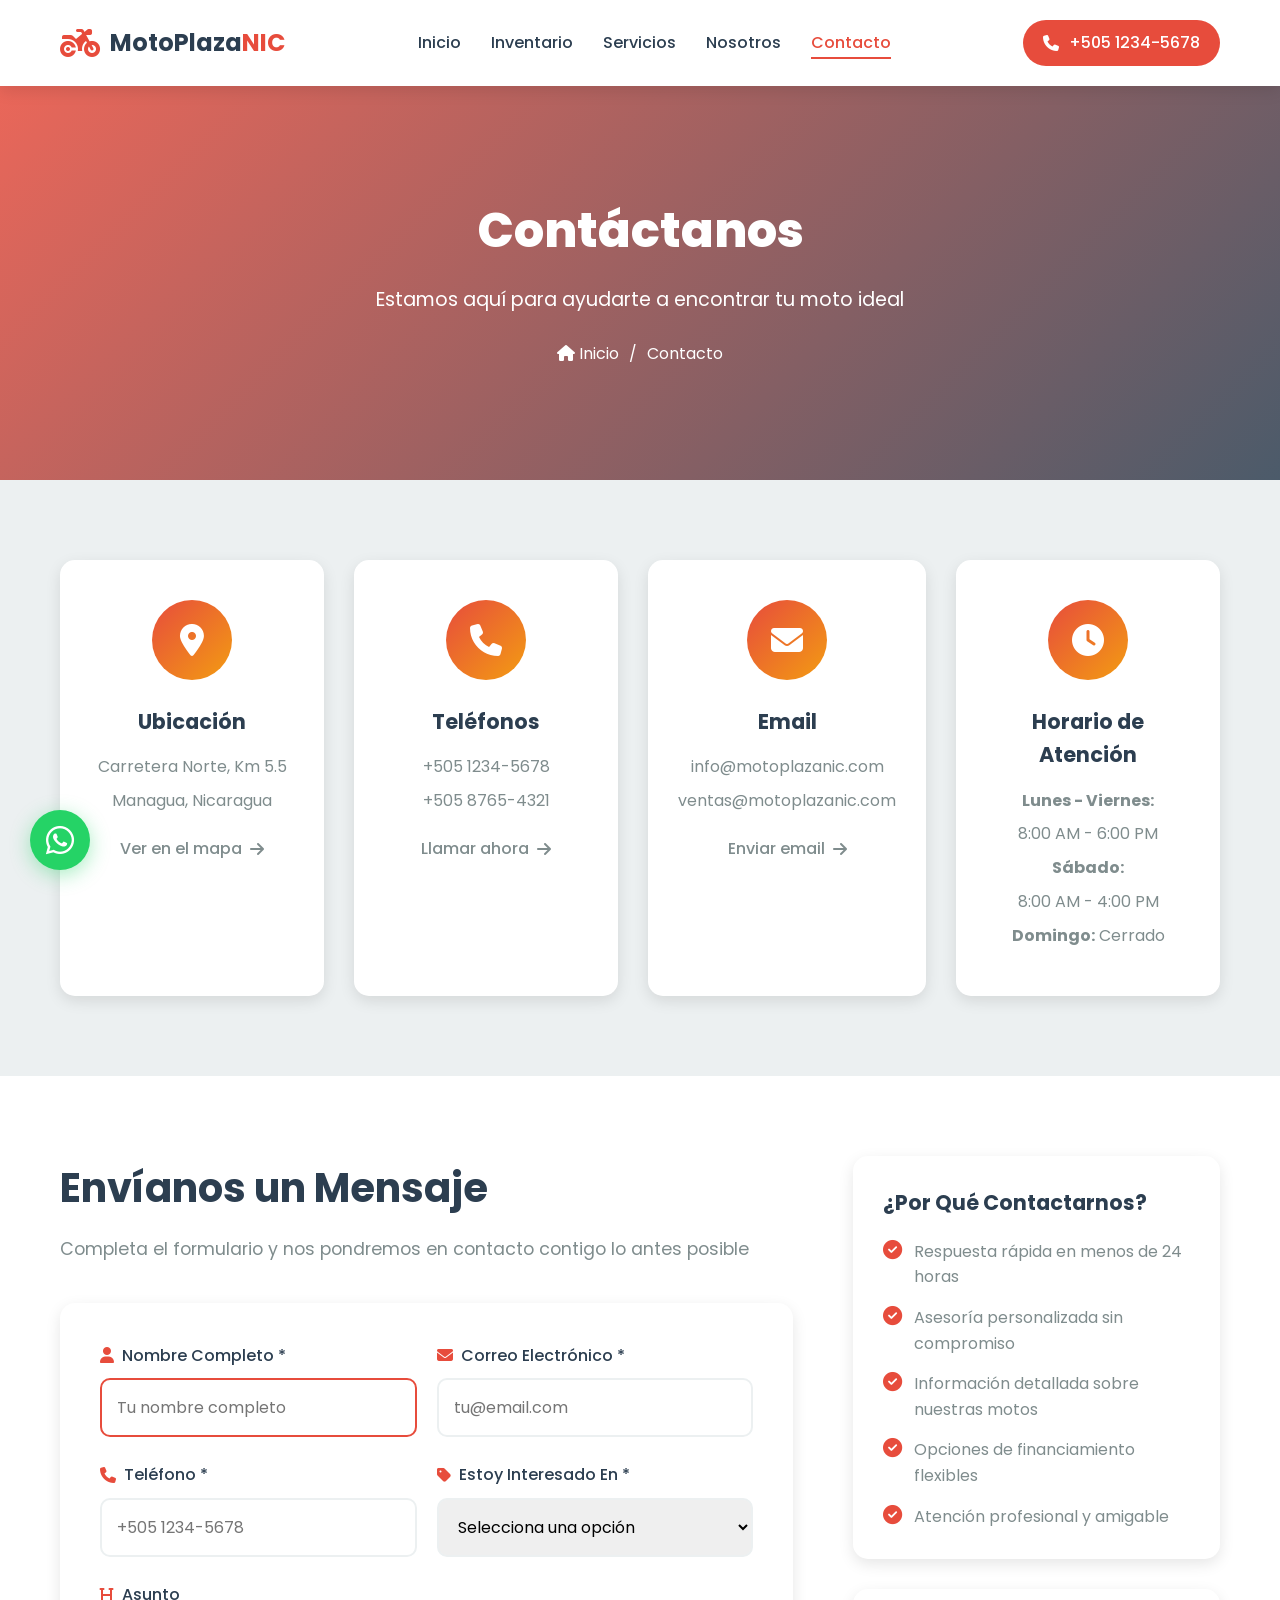
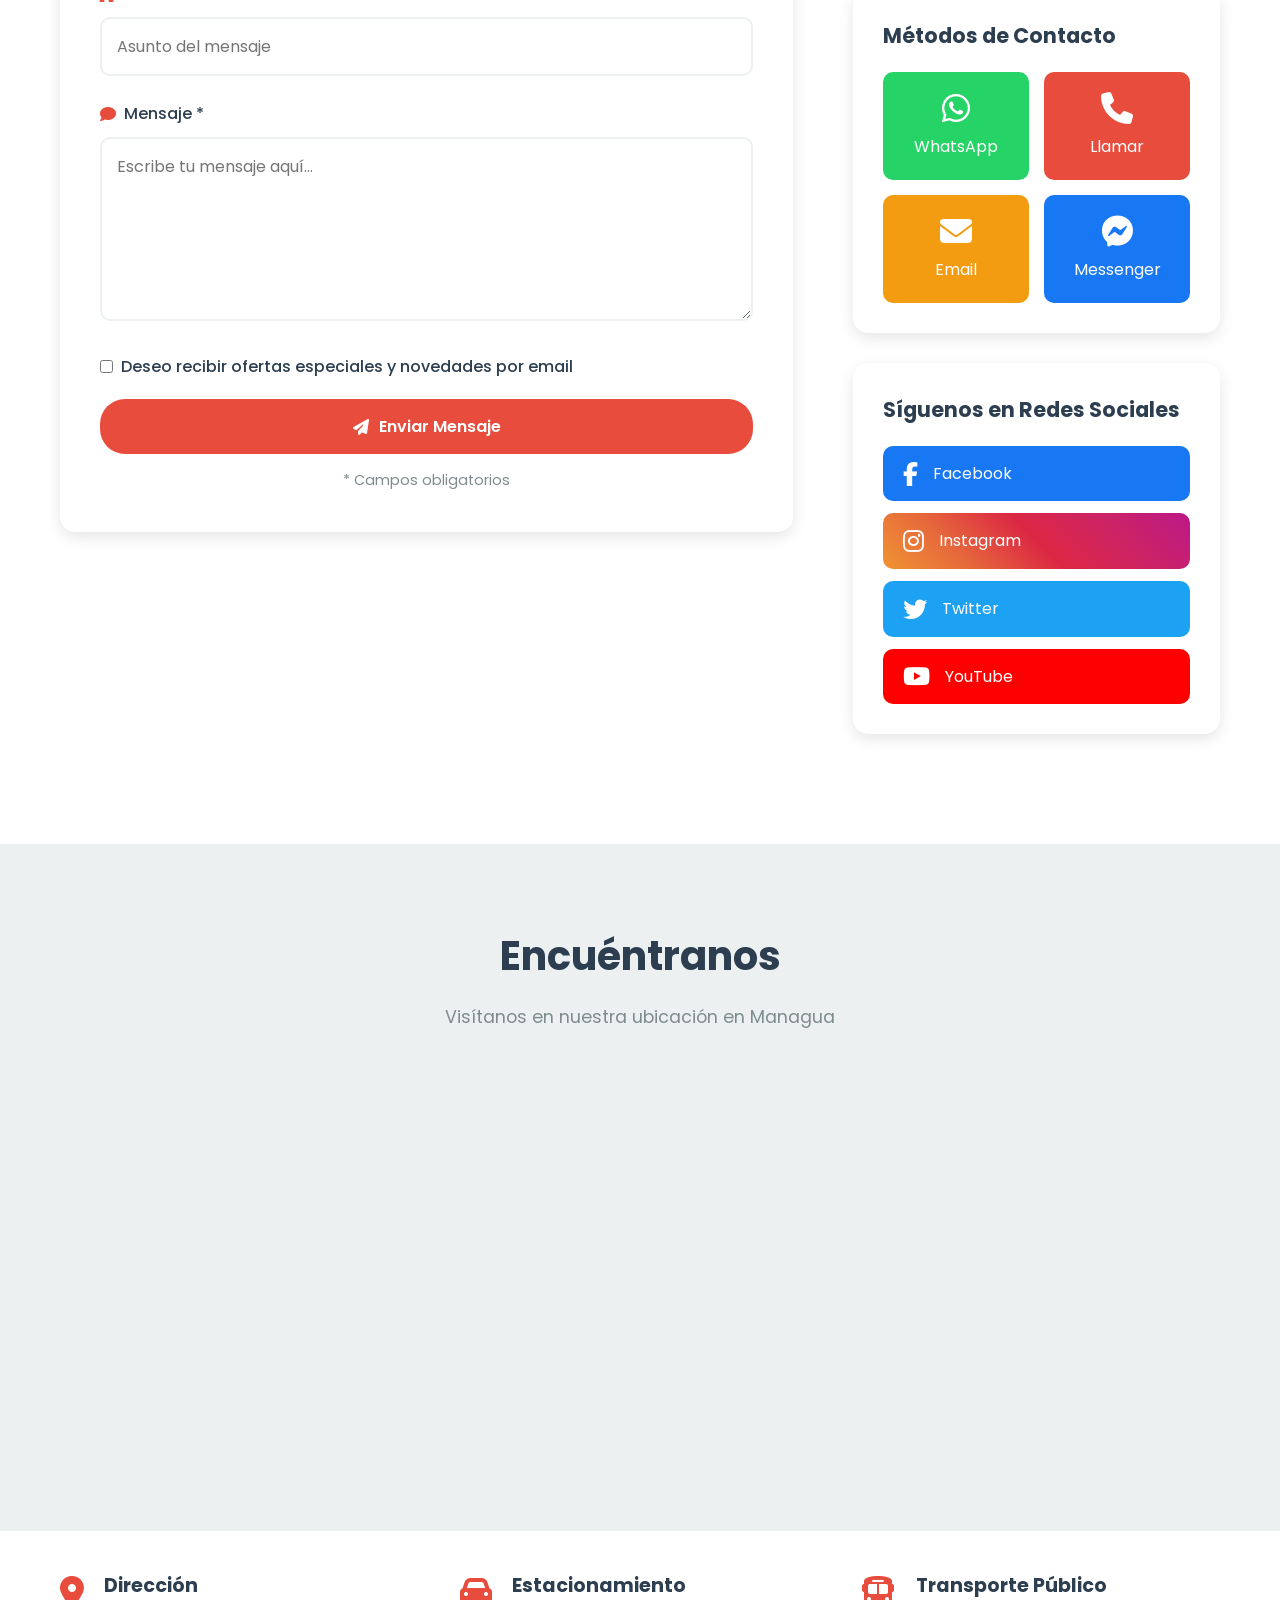
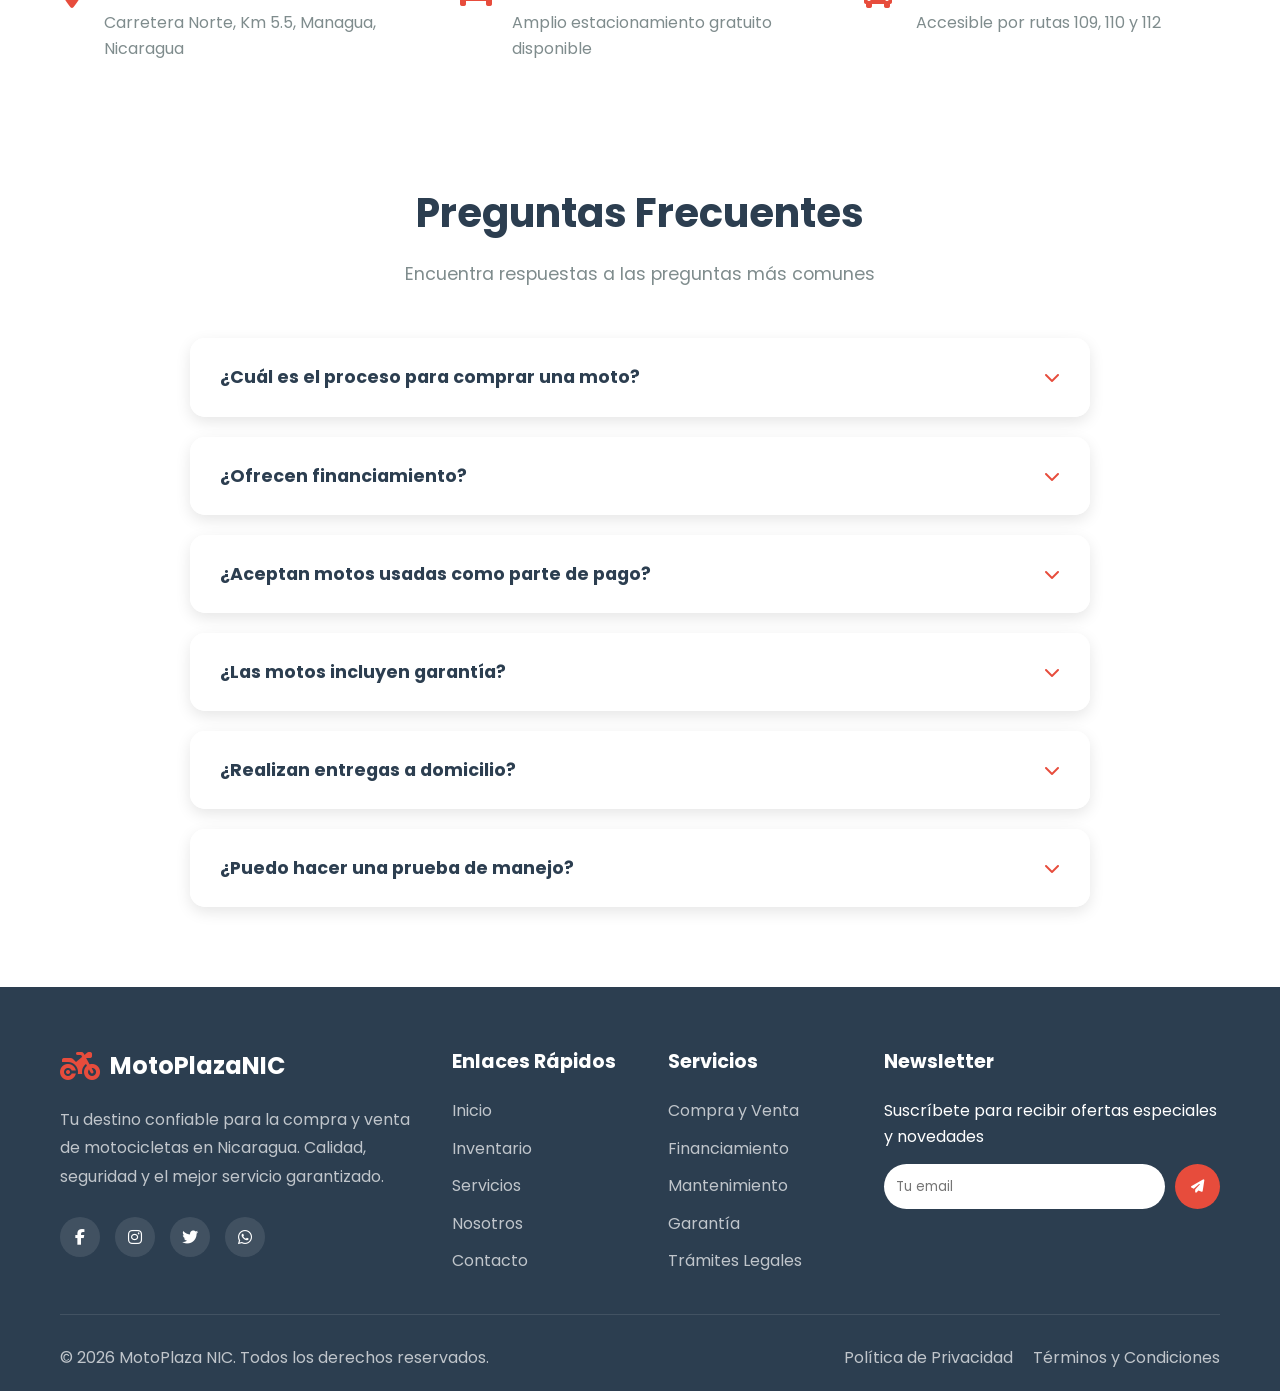
<file: contacto.html>
<!DOCTYPE html>
<html lang="es">
<head>
    <meta charset="UTF-8">
    <meta name="viewport" content="width=device-width, initial-scale=1.0">
    <meta name="description" content="Contáctanos - MotoPlaza NIC - Estamos aquí para ayudarte">
    <title>Contacto - MotoPlaza NIC</title>
    <link rel="stylesheet" href="css/contacto.css">
    <link rel="stylesheet" href="https://cdnjs.cloudflare.com/ajax/libs/font-awesome/6.4.0/css/all.min.css">
    <link rel="preconnect" href="https://fonts.googleapis.com">
    <link rel="preconnect" href="https://fonts.gstatic.com" crossorigin>
    <link href="https://fonts.googleapis.com/css2?family=Poppins:wght@300;400;500;600;700;800&display=swap" rel="stylesheet">
</head>
<body>
    <!-- Navigation -->
    <nav class="navbar" id="navbar">
        <div class="container">
            <div class="nav-wrapper">
                <div class="logo">
                    <i class="fas fa-motorcycle"></i>
                    <span>MotoPlaza<span class="highlight">NIC</span></span>
                </div>
                <ul class="nav-menu" id="navMenu">
                    <li><a href="index.html" class="nav-link">Inicio</a></li>
                    <li><a href="index.html#inventory" class="nav-link">Inventario</a></li>
                    <li><a href="index.html#services" class="nav-link">Servicios</a></li>
                    <li><a href="nosotros.html" class="nav-link">Nosotros</a></li>
                    <li><a href="contacto.html" class="nav-link active">Contacto</a></li>
                </ul>
                <div class="nav-actions">
                    <a href="tel:+50512345678" class="phone-btn">
                        <i class="fas fa-phone"></i>
                        <span>+505 1234-5678</span>
                    </a>
                    <button class="hamburger" id="hamburger">
                        <span></span>
                        <span></span>
                        <span></span>
                    </button>
                </div>
            </div>
        </div>
    </nav>

    <!-- Page Header -->
    <section class="page-header">
        <div class="header-overlay"></div>
        <div class="container">
            <h1 class="page-title">Contáctanos</h1>
            <p class="page-subtitle">Estamos aquí para ayudarte a encontrar tu moto ideal</p>
            <div class="breadcrumb">
                <a href="index.html"><i class="fas fa-home"></i> Inicio</a>
                <span>/</span>
                <span>Contacto</span>
            </div>
        </div>
    </section>

    <!-- Contact Info Section -->
    <section class="contact-info-section">
        <div class="container">
            <div class="info-grid">
                <div class="info-card">
                    <div class="info-icon">
                        <i class="fas fa-map-marker-alt"></i>
                    </div>
                    <div class="info-content">
                        <h3>Ubicación</h3>
                        <p>Carretera Norte, Km 5.5</p>
                        <p>Managua, Nicaragua</p>
                        <a href="https://maps.google.com" target="_blank" class="info-link">
                            Ver en el mapa <i class="fas fa-arrow-right"></i>
                        </a>
                    </div>
                </div>

                <div class="info-card">
                    <div class="info-icon">
                        <i class="fas fa-phone"></i>
                    </div>
                    <div class="info-content">
                        <h3>Teléfonos</h3>
                        <p><a href="tel:+50512345678">+505 1234-5678</a></p>
                        <p><a href="tel:+50587654321">+505 8765-4321</a></p>
                        <a href="tel:+50512345678" class="info-link">
                            Llamar ahora <i class="fas fa-arrow-right"></i>
                        </a>
                    </div>
                </div>

                <div class="info-card">
                    <div class="info-icon">
                        <i class="fas fa-envelope"></i>
                    </div>
                    <div class="info-content">
                        <h3>Email</h3>
                        <p><a href="mailto:info@motoplazanic.com">info@motoplazanic.com</a></p>
                        <p><a href="mailto:ventas@motoplazanic.com">ventas@motoplazanic.com</a></p>
                        <a href="mailto:info@motoplazanic.com" class="info-link">
                            Enviar email <i class="fas fa-arrow-right"></i>
                        </a>
                    </div>
                </div>

                <div class="info-card">
                    <div class="info-icon">
                        <i class="fas fa-clock"></i>
                    </div>
                    <div class="info-content">
                        <h3>Horario de Atención</h3>
                        <p><strong>Lunes - Viernes:</strong></p>
                        <p>8:00 AM - 6:00 PM</p>
                        <p><strong>Sábado:</strong></p>
                        <p>8:00 AM - 4:00 PM</p>
                        <p><strong>Domingo:</strong> Cerrado</p>
                    </div>
                </div>
            </div>
        </div>
    </section>

    <!-- Contact Form Section -->
    <section class="contact-form-section">
        <div class="container">
            <div class="contact-layout">
                <div class="form-side">
                    <h2 class="section-title">Envíanos un Mensaje</h2>
                    <p class="section-subtitle">Completa el formulario y nos pondremos en contacto contigo lo antes posible</p>
                    
                    <form class="contact-form" id="contactForm">
                        <div class="form-row">
                            <div class="form-group">
                                <label for="name">
                                    <i class="fas fa-user"></i>
                                    Nombre Completo *
                                </label>
                                <input type="text" id="name" name="name" placeholder="Tu nombre completo" required>
                            </div>
                            <div class="form-group">
                                <label for="email">
                                    <i class="fas fa-envelope"></i>
                                    Correo Electrónico *
                                </label>
                                <input type="email" id="email" name="email" placeholder="tu@email.com" required>
                            </div>
                        </div>

                        <div class="form-row">
                            <div class="form-group">
                                <label for="phone">
                                    <i class="fas fa-phone"></i>
                                    Teléfono *
                                </label>
                                <input type="tel" id="phone" name="phone" placeholder="+505 1234-5678" required>
                            </div>
                            <div class="form-group">
                                <label for="interest">
                                    <i class="fas fa-tag"></i>
                                    Estoy Interesado En *
                                </label>
                                <select id="interest" name="interest" required>
                                    <option value="">Selecciona una opción</option>
                                    <option value="comprar">Comprar una moto</option>
                                    <option value="vender">Vender mi moto</option>
                                    <option value="financiamiento">Opciones de financiamiento</option>
                                    <option value="servicio">Servicio técnico</option>
                                    <option value="repuestos">Repuestos y accesorios</option>
                                    <option value="otro">Otro</option>
                                </select>
                            </div>
                        </div>

                        <div class="form-group">
                            <label for="subject">
                                <i class="fas fa-heading"></i>
                                Asunto
                            </label>
                            <input type="text" id="subject" name="subject" placeholder="Asunto del mensaje">
                        </div>

                        <div class="form-group">
                            <label for="message">
                                <i class="fas fa-comment"></i>
                                Mensaje *
                            </label>
                            <textarea id="message" name="message" rows="6" placeholder="Escribe tu mensaje aquí..." required></textarea>
                        </div>

                        <div class="form-group checkbox-group">
                            <label class="checkbox-label">
                                <input type="checkbox" id="newsletter" name="newsletter">
                                <span>Deseo recibir ofertas especiales y novedades por email</span>
                            </label>
                        </div>

                        <button type="submit" class="btn btn-primary btn-full">
                            <i class="fas fa-paper-plane"></i>
                            Enviar Mensaje
                        </button>

                        <p class="form-note">* Campos obligatorios</p>
                    </form>
                </div>

                <div class="info-side">
                    <div class="info-box">
                        <h3>¿Por Qué Contactarnos?</h3>
                        <ul class="benefits-list">
                            <li>
                                <i class="fas fa-check-circle"></i>
                                <span>Respuesta rápida en menos de 24 horas</span>
                            </li>
                            <li>
                                <i class="fas fa-check-circle"></i>
                                <span>Asesoría personalizada sin compromiso</span>
                            </li>
                            <li>
                                <i class="fas fa-check-circle"></i>
                                <span>Información detallada sobre nuestras motos</span>
                            </li>
                            <li>
                                <i class="fas fa-check-circle"></i>
                                <span>Opciones de financiamiento flexibles</span>
                            </li>
                            <li>
                                <i class="fas fa-check-circle"></i>
                                <span>Atención profesional y amigable</span>
                            </li>
                        </ul>
                    </div>

                    <div class="info-box">
                        <h3>Métodos de Contacto</h3>
                        <div class="contact-methods">
                            <a href="https://wa.me/50512345678" class="method-btn whatsapp" target="_blank">
                                <i class="fab fa-whatsapp"></i>
                                <span>WhatsApp</span>
                            </a>
                            <a href="tel:+50512345678" class="method-btn phone">
                                <i class="fas fa-phone"></i>
                                <span>Llamar</span>
                            </a>
                            <a href="mailto:info@motoplazanic.com" class="method-btn email">
                                <i class="fas fa-envelope"></i>
                                <span>Email</span>
                            </a>
                            <a href="https://facebook.com" class="method-btn facebook" target="_blank">
                                <i class="fab fa-facebook-messenger"></i>
                                <span>Messenger</span>
                            </a>
                        </div>
                    </div>

                    <div class="info-box social-box">
                        <h3>Síguenos en Redes Sociales</h3>
                        <div class="social-links-large">
                            <a href="#" class="social-btn facebook">
                                <i class="fab fa-facebook-f"></i>
                                <span>Facebook</span>
                            </a>
                            <a href="#" class="social-btn instagram">
                                <i class="fab fa-instagram"></i>
                                <span>Instagram</span>
                            </a>
                            <a href="#" class="social-btn twitter">
                                <i class="fab fa-twitter"></i>
                                <span>Twitter</span>
                            </a>
                            <a href="#" class="social-btn youtube">
                                <i class="fab fa-youtube"></i>
                                <span>YouTube</span>
                            </a>
                        </div>
                    </div>
                </div>
            </div>
        </div>
    </section>

    <!-- Map Section -->
    <section class="map-section">
        <div class="container">
            <h2 class="section-title">Encuéntranos</h2>
            <p class="section-subtitle">Visítanos en nuestra ubicación en Managua</p>
        </div>
        <div class="map-container">
            <iframe 
                src="https://www.google.com/maps/embed?pb=!1m18!1m12!1m3!1d124422.39861796424!2d-86.35041984999999!3d12.136389!2m3!1f0!2f0!3f0!3m2!1i1024!2i768!4f13.1!3m3!1m2!1s0x8f7155400f0e3a5b%3A0x5e4e8c5c5c5c5c5c!2sManagua%2C%20Nicaragua!5e0!3m2!1sen!2sus!4v1234567890123!5m2!1sen!2sus" 
                width="100%" 
                height="450" 
                style="border:0;" 
                allowfullscreen="" 
                loading="lazy" 
                referrerpolicy="no-referrer-when-downgrade">
            </iframe>
        </div>
        <div class="map-info">
            <div class="container">
                <div class="map-details">
                    <div class="map-detail-item">
                        <i class="fas fa-map-marker-alt"></i>
                        <div>
                            <h4>Dirección</h4>
                            <p>Carretera Norte, Km 5.5, Managua, Nicaragua</p>
                        </div>
                    </div>
                    <div class="map-detail-item">
                        <i class="fas fa-car"></i>
                        <div>
                            <h4>Estacionamiento</h4>
                            <p>Amplio estacionamiento gratuito disponible</p>
                        </div>
                    </div>
                    <div class="map-detail-item">
                        <i class="fas fa-bus"></i>
                        <div>
                            <h4>Transporte Público</h4>
                            <p>Accesible por rutas 109, 110 y 112</p>
                        </div>
                    </div>
                </div>
            </div>
        </div>
    </section>

    <!-- FAQ Section -->
    <section class="faq-section">
        <div class="container">
            <h2 class="section-title">Preguntas Frecuentes</h2>
            <p class="section-subtitle">Encuentra respuestas a las preguntas más comunes</p>
            
            <div class="faq-grid">
                <div class="faq-item">
                    <div class="faq-question">
                        <h3>¿Cuál es el proceso para comprar una moto?</h3>
                        <i class="fas fa-chevron-down"></i>
                    </div>
                    <div class="faq-answer">
                        <p>El proceso es simple: 1) Visítanos o contáctanos, 2) Elige tu moto ideal, 3) Revisamos opciones de financiamiento, 4) Completamos la documentación, 5) ¡Disfruta tu nueva moto!</p>
                    </div>
                </div>

                <div class="faq-item">
                    <div class="faq-question">
                        <h3>¿Ofrecen financiamiento?</h3>
                        <i class="fas fa-chevron-down"></i>
                    </div>
                    <div class="faq-answer">
                        <p>Sí, trabajamos con varios bancos y financieras para ofrecerte las mejores opciones de financiamiento con tasas competitivas y plazos flexibles.</p>
                    </div>
                </div>

                <div class="faq-item">
                    <div class="faq-question">
                        <h3>¿Aceptan motos usadas como parte de pago?</h3>
                        <i class="fas fa-chevron-down"></i>
                    </div>
                    <div class="faq-answer">
                        <p>¡Por supuesto! Evaluamos tu moto usada y te ofrecemos el mejor precio del mercado como parte de pago para tu nueva motocicleta.</p>
                    </div>
                </div>

                <div class="faq-item">
                    <div class="faq-question">
                        <h3>¿Las motos incluyen garantía?</h3>
                        <i class="fas fa-chevron-down"></i>
                    </div>
                    <div class="faq-answer">
                        <p>Todas nuestras motocicletas incluyen garantía. Las motos nuevas tienen garantía de fábrica y las usadas incluyen nuestra garantía extendida.</p>
                    </div>
                </div>

                <div class="faq-item">
                    <div class="faq-question">
                        <h3>¿Realizan entregas a domicilio?</h3>
                        <i class="fas fa-chevron-down"></i>
                    </div>
                    <div class="faq-answer">
                        <p>Sí, ofrecemos servicio de entrega a domicilio en todo Nicaragua. Los costos varían según la ubicación.</p>
                    </div>
                </div>

                <div class="faq-item">
                    <div class="faq-question">
                        <h3>¿Puedo hacer una prueba de manejo?</h3>
                        <i class="fas fa-chevron-down"></i>
                    </div>
                    <div class="faq-answer">
                        <p>¡Claro! Agenda una cita con nosotros y podrás probar la motocicleta que te interesa. Solo necesitas traer tu licencia de conducir vigente.</p>
                    </div>
                </div>
            </div>
        </div>
    </section>

    <!-- Footer -->
    <footer class="footer">
        <div class="container">
            <div class="footer-content">
                <div class="footer-section">
                    <div class="footer-logo">
                        <i class="fas fa-motorcycle"></i>
                        <span>MotoPlaza<span class="highlight">NIC</span></span>
                    </div>
                    <p class="footer-description">
                        Tu destino confiable para la compra y venta de motocicletas en Nicaragua. 
                        Calidad, seguridad y el mejor servicio garantizado.
                    </p>
                    <div class="social-links">
                        <a href="#" aria-label="Facebook"><i class="fab fa-facebook-f"></i></a>
                        <a href="#" aria-label="Instagram"><i class="fab fa-instagram"></i></a>
                        <a href="#" aria-label="Twitter"><i class="fab fa-twitter"></i></a>
                        <a href="#" aria-label="WhatsApp"><i class="fab fa-whatsapp"></i></a>
                    </div>
                </div>
                <div class="footer-section">
                    <h3>Enlaces Rápidos</h3>
                    <ul class="footer-links">
                        <li><a href="index.html">Inicio</a></li>
                        <li><a href="index.html#inventory">Inventario</a></li>
                        <li><a href="index.html#services">Servicios</a></li>
                        <li><a href="nosotros.html">Nosotros</a></li>
                        <li><a href="contacto.html">Contacto</a></li>
                    </ul>
                </div>
                <div class="footer-section">
                    <h3>Servicios</h3>
                    <ul class="footer-links">
                        <li><a href="index.html#services">Compra y Venta</a></li>
                        <li><a href="index.html#services">Financiamiento</a></li>
                        <li><a href="index.html#services">Mantenimiento</a></li>
                        <li><a href="index.html#services">Garantía</a></li>
                        <li><a href="index.html#services">Trámites Legales</a></li>
                    </ul>
                </div>
                <div class="footer-section">
                    <h3>Newsletter</h3>
                    <p>Suscríbete para recibir ofertas especiales y novedades</p>
                    <form class="newsletter-form">
                        <input type="email" placeholder="Tu email" required>
                        <button type="submit"><i class="fas fa-paper-plane"></i></button>
                    </form>
                </div>
            </div>
            <div class="footer-bottom">
                <p>&copy; 2024 MotoPlaza NIC. Todos los derechos reservados.</p>
                <div class="footer-bottom-links">
                    <a href="#">Política de Privacidad</a>
                    <a href="#">Términos y Condiciones</a>
                </div>
            </div>
        </div>
    </footer>

    <!-- Scroll to Top Button -->
    <button class="scroll-top" id="scrollTop">
        <i class="fas fa-arrow-up"></i>
    </button>

    <!-- WhatsApp Float Button -->
    <a href="https://wa.me/50512345678" class="whatsapp-float" target="_blank" aria-label="WhatsApp">
        <i class="fab fa-whatsapp"></i>
    </a>

    <script src="js/contacto.js"></script>
</body>
</html>
</file>
<file: css/contacto.css>
/* ===================================
   Global Styles & Reset
   =================================== */
* {
    margin: 0;
    padding: 0;
    box-sizing: border-box;
}

:root {
    --primary-color: #e74c3c;
    --secondary-color: #2c3e50;
    --accent-color: #f39c12;
    --text-dark: #2c3e50;
    --text-light: #7f8c8d;
    --bg-light: #ecf0f1;
    --bg-white: #ffffff;
    --shadow: 0 5px 15px rgba(0, 0, 0, 0.1);
    --shadow-hover: 0 10px 30px rgba(0, 0, 0, 0.15);
    --transition: all 0.3s ease;
}

html {
    scroll-behavior: smooth;
}

body {
    font-family: 'Poppins', sans-serif;
    line-height: 1.6;
    color: var(--text-dark);
    overflow-x: hidden;
}

.container {
    max-width: 1200px;
    margin: 0 auto;
    padding: 0 20px;
}

img {
    max-width: 100%;
    height: auto;
    display: block;
}

a {
    text-decoration: none;
    color: inherit;
}

ul {
    list-style: none;
}

/* ===================================
   Navigation (Shared)
   =================================== */
.navbar {
    position: fixed;
    top: 0;
    left: 0;
    width: 100%;
    background: var(--bg-white);
    box-shadow: var(--shadow);
    z-index: 1000;
    transition: var(--transition);
}

.nav-wrapper {
    display: flex;
    justify-content: space-between;
    align-items: center;
    padding: 20px 0;
}

.logo {
    display: flex;
    align-items: center;
    gap: 10px;
    font-size: 1.5rem;
    font-weight: 700;
    color: var(--secondary-color);
}

.logo i {
    color: var(--primary-color);
    font-size: 2rem;
}

.logo .highlight {
    color: var(--primary-color);
}

.nav-menu {
    display: flex;
    gap: 30px;
    align-items: center;
}

.nav-link {
    font-weight: 500;
    color: var(--text-dark);
    transition: var(--transition);
    position: relative;
}

.nav-link::after {
    content: '';
    position: absolute;
    bottom: -5px;
    left: 0;
    width: 0;
    height: 2px;
    background: var(--primary-color);
    transition: var(--transition);
}

.nav-link:hover,
.nav-link.active {
    color: var(--primary-color);
}

.nav-link:hover::after,
.nav-link.active::after {
    width: 100%;
}

.nav-actions {
    display: flex;
    align-items: center;
    gap: 20px;
}

.phone-btn {
    display: flex;
    align-items: center;
    gap: 10px;
    padding: 10px 20px;
    background: var(--primary-color);
    color: white;
    border-radius: 25px;
    font-weight: 500;
    transition: var(--transition);
}

.phone-btn:hover {
    background: #c0392b;
    transform: translateY(-2px);
}

.hamburger {
    display: none;
    flex-direction: column;
    gap: 5px;
    background: none;
    border: none;
    cursor: pointer;
}

.hamburger span {
    width: 25px;
    height: 3px;
    background: var(--secondary-color);
    transition: var(--transition);
}

/* ===================================
   Page Header
   =================================== */
.page-header {
    position: relative;
    height: 400px;
    display: flex;
    align-items: center;
    justify-content: center;
    background: linear-gradient(135deg, #667eea 0%, #764ba2 100%);
    background-image: url('https://images.unsplash.com/photo-1558981806-ec527fa84c39?w=1920&h=600&fit=crop');
    background-size: cover;
    background-position: center;
    margin-top: 80px;
}

.header-overlay {
    position: absolute;
    top: 0;
    left: 0;
    width: 100%;
    height: 100%;
    background: linear-gradient(135deg, rgba(231, 76, 60, 0.85), rgba(44, 62, 80, 0.85));
}

.page-header .container {
    position: relative;
    z-index: 2;
    text-align: center;
    color: white;
}

.page-title {
    font-size: 3rem;
    font-weight: 800;
    margin-bottom: 15px;
    animation: fadeInUp 0.8s ease;
}

.page-subtitle {
    font-size: 1.2rem;
    margin-bottom: 25px;
    opacity: 0.9;
    animation: fadeInUp 0.8s ease 0.2s backwards;
}

.breadcrumb {
    display: flex;
    align-items: center;
    justify-content: center;
    gap: 10px;
    font-size: 1rem;
    animation: fadeInUp 0.8s ease 0.4s backwards;
}

.breadcrumb a {
    color: white;
    transition: var(--transition);
}

.breadcrumb a:hover {
    color: var(--accent-color);
}

/* ===================================
   Contact Info Section
   =================================== */
.contact-info-section {
    padding: 80px 0;
    background: var(--bg-light);
}

.info-grid {
    display: grid;
    grid-template-columns: repeat(4, 1fr);
    gap: 30px;
}

.info-card {
    background: white;
    padding: 40px 30px;
    border-radius: 15px;
    box-shadow: var(--shadow);
    text-align: center;
    transition: var(--transition);
}

.info-card:hover {
    transform: translateY(-10px);
    box-shadow: var(--shadow-hover);
}

.info-icon {
    width: 80px;
    height: 80px;
    margin: 0 auto 25px;
    display: flex;
    align-items: center;
    justify-content: center;
    background: linear-gradient(135deg, var(--primary-color), var(--accent-color));
    border-radius: 50%;
    color: white;
    font-size: 2rem;
}

.info-content h3 {
    font-size: 1.3rem;
    margin-bottom: 15px;
    color: var(--secondary-color);
}

.info-content p {
    color: var(--text-light);
    margin-bottom: 5px;
    line-height: 1.8;
}

.info-content a {
    color: var(--text-light);
    transition: var(--transition);
}

.info-content a:hover {
    color: var(--primary-color);
}

.info-link {
    display: inline-flex;
    align-items: center;
    gap: 8px;
    margin-top: 15px;
    color: var(--primary-color);
    font-weight: 500;
    transition: var(--transition);
}

.info-link:hover {
    gap: 12px;
}

/* ===================================
   Contact Form Section
   =================================== */
.contact-form-section {
    padding: 80px 0;
}

.contact-layout {
    display: grid;
    grid-template-columns: 2fr 1fr;
    gap: 60px;
}

.section-title {
    font-size: 2.5rem;
    font-weight: 700;
    margin-bottom: 15px;
    color: var(--secondary-color);
}

.section-subtitle {
    color: var(--text-light);
    font-size: 1.1rem;
    margin-bottom: 40px;
}

.contact-form {
    background: white;
    padding: 40px;
    border-radius: 15px;
    box-shadow: var(--shadow);
}

.form-row {
    display: grid;
    grid-template-columns: 1fr 1fr;
    gap: 20px;
}

.form-group {
    margin-bottom: 25px;
}

.form-group label {
    display: flex;
    align-items: center;
    gap: 8px;
    font-weight: 500;
    margin-bottom: 10px;
    color: var(--text-dark);
}

.form-group label i {
    color: var(--primary-color);
}

.contact-form input,
.contact-form select,
.contact-form textarea {
    width: 100%;
    padding: 15px;
    border: 2px solid var(--bg-light);
    border-radius: 10px;
    font-family: 'Poppins', sans-serif;
    font-size: 1rem;
    transition: var(--transition);
}

.contact-form input:focus,
.contact-form select:focus,
.contact-form textarea:focus {
    outline: none;
    border-color: var(--primary-color);
}

.contact-form textarea {
    resize: vertical;
}

.checkbox-group {
    margin: 20px 0;
}

.checkbox-label {
    display: flex;
    align-items: center;
    gap: 10px;
    cursor: pointer;
    color: var(--text-light);
}

.checkbox-label input[type="checkbox"] {
    width: auto;
    cursor: pointer;
}

.btn {
    display: inline-flex;
    align-items: center;
    justify-content: center;
    gap: 10px;
    padding: 15px 40px;
    border-radius: 25px;
    font-weight: 600;
    transition: var(--transition);
    cursor: pointer;
    border: none;
    font-size: 1rem;
    font-family: 'Poppins', sans-serif;
}

.btn-primary {
    background: var(--primary-color);
    color: white;
}

.btn-primary:hover {
    background: #c0392b;
    transform: translateY(-3px);
    box-shadow: 0 10px 20px rgba(231, 76, 60, 0.3);
}

.btn-full {
    width: 100%;
}

.form-note {
    text-align: center;
    color: var(--text-light);
    font-size: 0.9rem;
    margin-top: 15px;
}

/* ===================================
   Info Side
   =================================== */
.info-box {
    background: white;
    padding: 30px;
    border-radius: 15px;
    box-shadow: var(--shadow);
    margin-bottom: 30px;
}

.info-box h3 {
    font-size: 1.3rem;
    margin-bottom: 20px;
    color: var(--secondary-color);
}

.benefits-list {
    display: grid;
    gap: 15px;
}

.benefits-list li {
    display: flex;
    align-items: flex-start;
    gap: 12px;
}

.benefits-list i {
    color: var(--primary-color);
    font-size: 1.2rem;
    margin-top: 2px;
}

.benefits-list span {
    color: var(--text-light);
    line-height: 1.6;
}

.contact-methods {
    display: grid;
    grid-template-columns: 1fr 1fr;
    gap: 15px;
}

.method-btn {
    display: flex;
    flex-direction: column;
    align-items: center;
    gap: 10px;
    padding: 20px;
    border-radius: 10px;
    color: white;
    transition: var(--transition);
    text-align: center;
}

.method-btn i {
    font-size: 2rem;
}

.method-btn.whatsapp {
    background: #25d366;
}

.method-btn.phone {
    background: var(--primary-color);
}

.method-btn.email {
    background: var(--accent-color);
}

.method-btn.facebook {
    background: #1877f2;
}

.method-btn:hover {
    transform: translateY(-5px);
    box-shadow: 0 10px 20px rgba(0, 0, 0, 0.2);
}

.social-links-large {
    display: grid;
    gap: 12px;
}

.social-btn {
    display: flex;
    align-items: center;
    gap: 15px;
    padding: 15px 20px;
    border-radius: 10px;
    color: white;
    transition: var(--transition);
}

.social-btn i {
    font-size: 1.5rem;
}

.social-btn.facebook {
    background: #1877f2;
}

.social-btn.instagram {
    background: linear-gradient(45deg, #f09433 0%, #e6683c 25%, #dc2743 50%, #cc2366 75%, #bc1888 100%);
}

.social-btn.twitter {
    background: #1da1f2;
}

.social-btn.youtube {
    background: #ff0000;
}

.social-btn:hover {
    transform: translateX(5px);
    box-shadow: 0 5px 15px rgba(0, 0, 0, 0.2);
}

/* ===================================
   Map Section
   =================================== */
.map-section {
    padding: 80px 0 0;
    background: var(--bg-light);
}

.map-section .section-title {
    text-align: center;
}

.map-section .section-subtitle {
    text-align: center;
    margin-bottom: 50px;
}

.map-container {
    width: 100%;
    height: 450px;
    margin-bottom: 0;
}

.map-container iframe {
    width: 100%;
    height: 100%;
    border: none;
}

.map-info {
    background: white;
    padding: 40px 0;
}

.map-details {
    display: grid;
    grid-template-columns: repeat(3, 1fr);
    gap: 40px;
}

.map-detail-item {
    display: flex;
    gap: 20px;
    align-items: flex-start;
}

.map-detail-item i {
    font-size: 2rem;
    color: var(--primary-color);
    margin-top: 5px;
}

.map-detail-item h4 {
    font-size: 1.2rem;
    margin-bottom: 8px;
    color: var(--secondary-color);
}

.map-detail-item p {
    color: var(--text-light);
    line-height: 1.6;
}

/* ===================================
   FAQ Section
   =================================== */
.faq-section {
    padding: 80px 0;
}

.faq-section .section-title {
    text-align: center;
}

.faq-section .section-subtitle {
    text-align: center;
    margin-bottom: 50px;
}

.faq-grid {
    display: grid;
    gap: 20px;
    max-width: 900px;
    margin: 0 auto;
}

.faq-item {
    background: white;
    border-radius: 15px;
    box-shadow: var(--shadow);
    overflow: hidden;
    transition: var(--transition);
}

.faq-item:hover {
    box-shadow: var(--shadow-hover);
}

.faq-question {
    display: flex;
    justify-content: space-between;
    align-items: center;
    padding: 25px 30px;
    cursor: pointer;
    background: white;
    transition: var(--transition);
}

.faq-question:hover {
    background: var(--bg-light);
}

.faq-question h3 {
    font-size: 1.1rem;
    color: var(--secondary-color);
    margin: 0;
}

.faq-question i {
    color: var(--primary-color);
    transition: var(--transition);
}

.faq-item.active .faq-question i {
    transform: rotate(180deg);
}

.faq-answer {
    max-height: 0;
    overflow: hidden;
    transition: max-height 0.3s ease;
}

.faq-item.active .faq-answer {
    max-height: 300px;
}

.faq-answer p {
    padding: 0 30px 25px;
    color: var(--text-light);
    line-height: 1.8;
}

/* ===================================
   Footer (Shared)
   =================================== */
.footer {
    background: var(--secondary-color);
    color: white;
    padding: 60px 0 20px;
}

.footer-content {
    display: grid;
    grid-template-columns: 2fr 1fr 1fr 1.5fr;
    gap: 40px;
    margin-bottom: 40px;
}

.footer-logo {
    display: flex;
    align-items: center;
    gap: 10px;
    font-size: 1.5rem;
    font-weight: 700;
    margin-bottom: 20px;
}

.footer-logo i {
    color: var(--primary-color);
    font-size: 2rem;
}

.footer-description {
    color: rgba(255, 255, 255, 0.7);
    line-height: 1.8;
    margin-bottom: 25px;
}

.social-links {
    display: flex;
    gap: 15px;
}

.social-links a {
    width: 40px;
    height: 40px;
    background: rgba(255, 255, 255, 0.1);
    border-radius: 50%;
    display: flex;
    align-items: center;
    justify-content: center;
    transition: var(--transition);
}

.social-links a:hover {
    background: var(--primary-color);
    transform: translateY(-3px);
}

.footer-section h3 {
    font-size: 1.2rem;
    margin-bottom: 20px;
}

.footer-links {
    display: grid;
    gap: 12px;
}

.footer-links a {
    color: rgba(255, 255, 255, 0.7);
    transition: var(--transition);
}

.footer-links a:hover {
    color: var(--primary-color);
    padding-left: 5px;
}

.newsletter-form {
    display: flex;
    gap: 10px;
    margin-top: 15px;
}

.newsletter-form input {
    flex: 1;
    padding: 12px;
    border: none;
    border-radius: 25px;
    font-family: 'Poppins', sans-serif;
}

.newsletter-form button {
    width: 45px;
    height: 45px;
    background: var(--primary-color);
    border: none;
    border-radius: 50%;
    color: white;
    cursor: pointer;
    transition: var(--transition);
}

.newsletter-form button:hover {
    background: var(--accent-color);
    transform: rotate(15deg);
}

.footer-bottom {
    display: flex;
    justify-content: space-between;
    align-items: center;
    padding-top: 30px;
    border-top: 1px solid rgba(255, 255, 255, 0.1);
    color: rgba(255, 255, 255, 0.7);
}

.footer-bottom-links {
    display: flex;
    gap: 20px;
}

.footer-bottom-links a {
    color: rgba(255, 255, 255, 0.7);
    transition: var(--transition);
}

.footer-bottom-links a:hover {
    color: var(--primary-color);
}

/* ===================================
   Scroll to Top Button
   =================================== */
.scroll-top {
    position: fixed;
    bottom: 30px;
    right: 30px;
    width: 50px;
    height: 50px;
    background: var(--primary-color);
    color: white;
    border: none;
    border-radius: 50%;
    font-size: 1.2rem;
    cursor: pointer;
    opacity: 0;
    visibility: hidden;
    transition: var(--transition);
    z-index: 999;
}

.scroll-top.visible {
    opacity: 1;
    visibility: visible;
}

.scroll-top:hover {
    background: var(--accent-color);
    transform: translateY(-5px);
}

/* ===================================
   WhatsApp Float Button
   =================================== */
.whatsapp-float {
    position: fixed;
    bottom: 30px;
    left: 30px;
    width: 60px;
    height: 60px;
    background: #25d366;
    color: white;
    border-radius: 50%;
    display: flex;
    align-items: center;
    justify-content: center;
    font-size: 2rem;
    box-shadow: 0 5px 20px rgba(37, 211, 102, 0.4);
    z-index: 999;
    transition: var(--transition);
    animation: pulse 2s infinite;
}

.whatsapp-float:hover {
    transform: scale(1.1);
}

/* ===================================
   Animations
   =================================== */
@keyframes fadeInUp {
    from {
        opacity: 0;
        transform: translateY(30px);
    }
    to {
        opacity: 1;
        transform: translateY(0);
    }
}

@keyframes pulse {
    0% {
        box-shadow: 0 0 0 0 rgba(37, 211, 102, 0.7);
    }
    70% {
        box-shadow: 0 0 0 15px rgba(37, 211, 102, 0);
    }
    100% {
        box-shadow: 0 0 0 0 rgba(37, 211, 102, 0);
    }
}

/* ===================================
   Responsive Design
   =================================== */
@media (max-width: 968px) {
    .nav-menu {
        position: fixed;
        top: 80px;
        left: -100%;
        width: 100%;
        height: calc(100vh - 80px);
        background: white;
        flex-direction: column;
        padding: 40px;
        transition: var(--transition);
        box-shadow: var(--shadow);
    }

    .nav-menu.active {
        left: 0;
    }

    .hamburger {
        display: flex;
    }

    .phone-btn span {
        display: none;
    }

    .info-grid {
        grid-template-columns: repeat(2, 1fr);
    }

    .contact-layout {
        grid-template-columns: 1fr;
    }

    .map-details {
        grid-template-columns: 1fr;
    }

    .footer-content {
        grid-template-columns: 1fr 1fr;
    }
}

@media (max-width: 768px) {
    .page-title {
        font-size: 2rem;
    }

    .info-grid {
        grid-template-columns: 1fr;
    }

    .form-row {
        grid-template-columns: 1fr;
    }

    .contact-methods {
        grid-template-columns: 1fr;
    }

    .footer-content {
        grid-template-columns: 1fr;
    }

    .footer-bottom {
        flex-direction: column;
        gap: 15px;
        text-align: center;
    }
}
</file>
